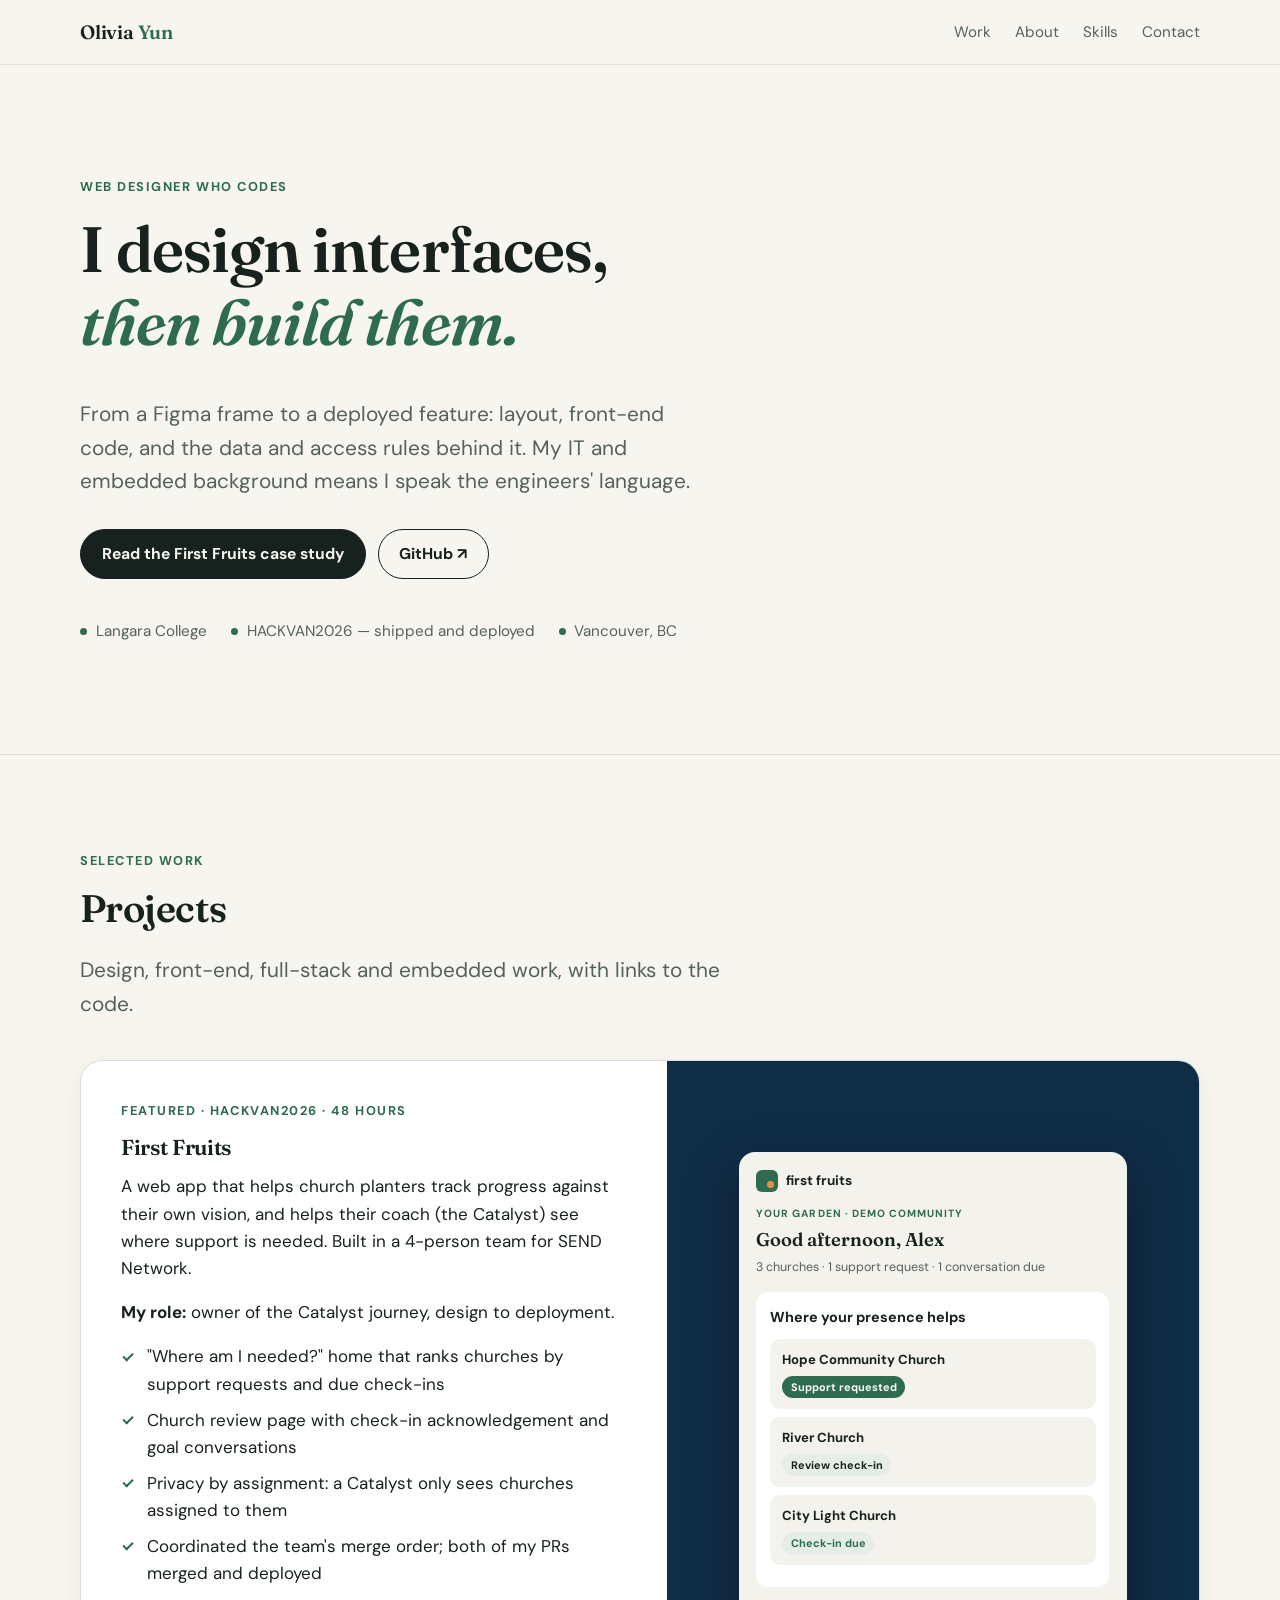
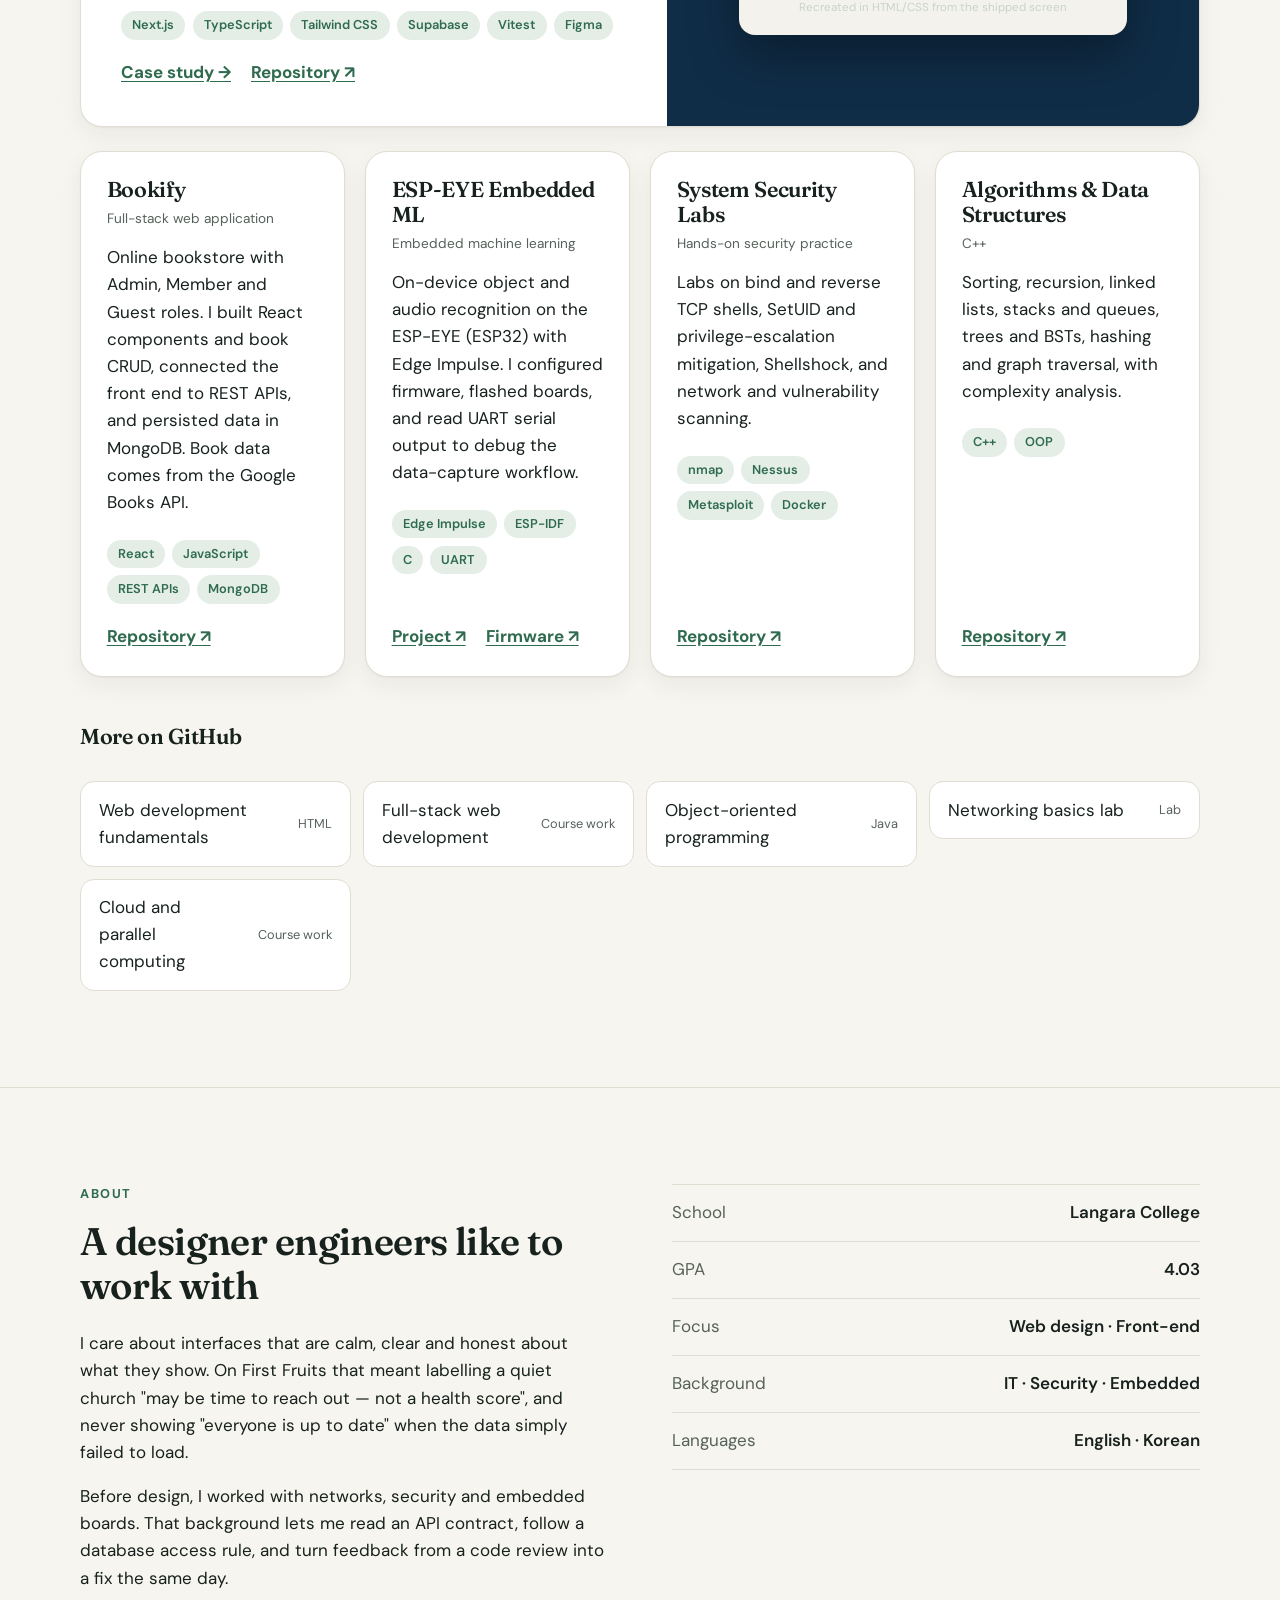
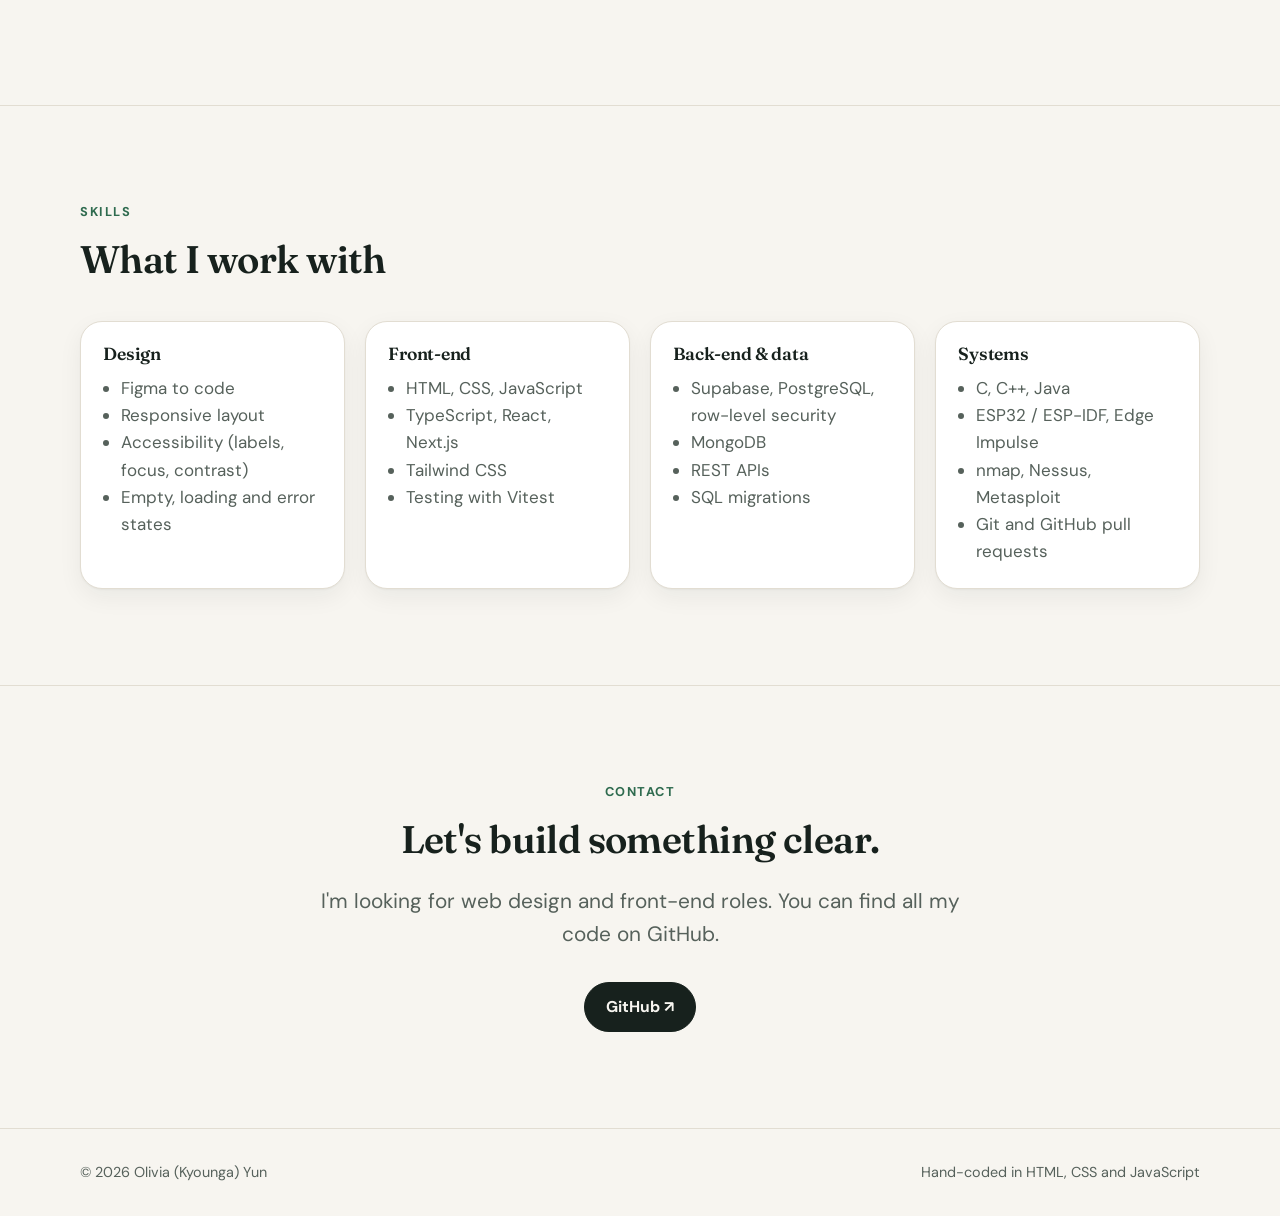
<file: index.html>
<!doctype html>
<html lang="en" class="no-js">
  <head>
    <meta charset="utf-8" />
    <meta name="viewport" content="width=device-width, initial-scale=1" />
    <title>Olivia Yun — Web designer who codes</title>
    <meta
      name="description"
      content="Olivia (Kyounga) Yun is a web designer who builds what she designs: interfaces, front-end code and the data behind them."
    />
    <meta property="og:title" content="Olivia Yun — Web designer who codes" />
    <meta
      property="og:description"
      content="Portfolio: First Fruits (HACKVAN2026), Bookify, ESP-EYE embedded ML, system security labs."
    />
    <link rel="preconnect" href="https://fonts.googleapis.com" />
    <link rel="preconnect" href="https://fonts.gstatic.com" crossorigin />
    <link
      href="https://fonts.googleapis.com/css2?family=DM+Sans:wght@400;500;700&family=Fraunces:ital,opsz,wght@0,9..144,600;1,9..144,600&display=swap"
      rel="stylesheet"
    />
    <link rel="stylesheet" href="assets/styles.css" />
    <script src="assets/main.js" defer></script>
  </head>
  <body>
    <a class="skip-link" href="#main">Skip to content</a>

    <header class="site-header">
      <div class="wrap">
        <a class="brand" href="index.html">Olivia <span>Yun</span></a>
        <button class="nav-toggle" type="button" aria-expanded="false" aria-controls="site-nav">Menu</button>
        <nav class="site-nav" id="site-nav" aria-label="Main">
          <ul>
            <li><a href="#work">Work</a></li>
            <li><a href="#about">About</a></li>
            <li><a href="#skills">Skills</a></li>
            <li><a href="#contact">Contact</a></li>
          </ul>
        </nav>
      </div>
    </header>

    <main id="main">
      <!-- Hero -->
      <section class="hero">
        <div class="wrap">
          <p class="eyebrow">Web designer who codes</p>
          <h1>I design interfaces, <em>then build them.</em></h1>
          <p class="lead">
            From a Figma frame to a deployed feature: layout, front-end code, and the data and access rules behind it.
            My IT and embedded background means I speak the engineers' language.
          </p>
          <div class="actions">
            <a class="btn btn-primary" href="first-fruits.html">Read the First Fruits case study</a>
            <a class="btn btn-ghost" href="https://github.com/y23angel" target="_blank" rel="noopener">GitHub ↗</a>
          </div>
          <ul class="hero-meta">
            <li>Langara College</li>
            <li>HACKVAN2026 — shipped and deployed</li>
            <li>Vancouver, BC</li>
          </ul>
        </div>
      </section>

      <hr class="divider" />

      <!-- Work -->
      <section id="work">
        <div class="wrap">
          <div class="section-head">
            <p class="eyebrow">Selected work</p>
            <h2>Projects</h2>
            <p class="lead">Design, front-end, full-stack and embedded work, with links to the code.</p>
          </div>

          <!-- Featured: First Fruits -->
          <article class="card featured reveal" aria-labelledby="ff-title">
            <div class="featured-body">
              <p class="eyebrow">Featured · HACKVAN2026 · 48 hours</p>
              <h3 id="ff-title">First Fruits</h3>
              <p>
                A web app that helps church planters track progress against their own vision, and helps their coach
                (the Catalyst) see where support is needed. Built in a 4-person team for SEND Network.
              </p>
              <p><strong>My role:</strong> owner of the Catalyst journey, design to deployment.</p>
              <ul class="check-list">
                <li>"Where am I needed?" home that ranks churches by support requests and due check-ins</li>
                <li>Church review page with check-in acknowledgement and goal conversations</li>
                <li>Privacy by assignment: a Catalyst only sees churches assigned to them</li>
                <li>Coordinated the team's merge order; both of my PRs merged and deployed</li>
              </ul>
              <ul class="tag-row" aria-label="Technologies">
                <li class="tag">Next.js</li>
                <li class="tag">TypeScript</li>
                <li class="tag">Tailwind CSS</li>
                <li class="tag">Supabase</li>
                <li class="tag">Vitest</li>
                <li class="tag">Figma</li>
              </ul>
              <div class="link-row">
                <a href="first-fruits.html">Case study →</a>
                <a href="https://github.com/FaithTechGlobalLabs/PlanterFlow-Team-1" target="_blank" rel="noopener">Repository ↗</a>
              </div>
            </div>
            <div class="featured-visual">
              <figure class="mock" aria-label="Recreation of the Catalyst garden screen">
                <div class="mock-top"><span class="mock-dot" aria-hidden="true"></span><strong>first fruits</strong></div>
                <div class="mock-eyebrow">Your garden · Demo community</div>
                <div class="mock-title">Good afternoon, Alex</div>
                <div class="mock-sub">3 churches · 1 support request · 1 conversation due</div>
                <div class="mock-panel">
                  <h4>Where your presence helps</h4>
                  <div class="mock-row"><b>Hope Community Church</b><span class="mock-badge support">Support requested</span></div>
                  <div class="mock-row"><b>River Church</b><span class="mock-badge review">Review check-in</span></div>
                  <div class="mock-row"><b>City Light Church</b><span class="mock-badge due">Check-in due</span></div>
                </div>
                <figcaption class="mock-caption">Recreated in HTML/CSS from the shipped screen</figcaption>
              </figure>
            </div>
          </article>

          <!-- Other projects -->
          <div class="grid">
            <article class="card project reveal">
              <h3>Bookify</h3>
              <p class="kind">Full-stack web application</p>
              <p>
                Online bookstore with Admin, Member and Guest roles. I built React components and book CRUD, connected
                the front end to REST APIs, and persisted data in MongoDB. Book data comes from the Google Books API.
              </p>
              <ul class="tag-row" aria-label="Technologies">
                <li class="tag">React</li>
                <li class="tag">JavaScript</li>
                <li class="tag">REST APIs</li>
                <li class="tag">MongoDB</li>
              </ul>
              <div class="link-row">
                <a href="https://github.com/y23angel/Bookify" target="_blank" rel="noopener">Repository ↗</a>
              </div>
            </article>

            <article class="card project reveal">
              <h3>ESP-EYE Embedded ML</h3>
              <p class="kind">Embedded machine learning</p>
              <p>
                On-device object and audio recognition on the ESP-EYE (ESP32) with Edge Impulse. I configured firmware,
                flashed boards, and read UART serial output to debug the data-capture workflow.
              </p>
              <ul class="tag-row" aria-label="Technologies">
                <li class="tag">Edge Impulse</li>
                <li class="tag">ESP-IDF</li>
                <li class="tag">C</li>
                <li class="tag">UART</li>
              </ul>
              <div class="link-row">
                <a href="https://github.com/y23angel/esp-eye-edge-impulse-ml" target="_blank" rel="noopener">Project ↗</a>
                <a href="https://github.com/y23angel/esp-eye-firmware" target="_blank" rel="noopener">Firmware ↗</a>
              </div>
            </article>

            <article class="card project reveal">
              <h3>System Security Labs</h3>
              <p class="kind">Hands-on security practice</p>
              <p>
                Labs on bind and reverse TCP shells, SetUID and privilege-escalation mitigation, Shellshock, and network
                and vulnerability scanning.
              </p>
              <ul class="tag-row" aria-label="Technologies">
                <li class="tag">nmap</li>
                <li class="tag">Nessus</li>
                <li class="tag">Metasploit</li>
                <li class="tag">Docker</li>
              </ul>
              <div class="link-row">
                <a href="https://github.com/y23angel/System-security-labs" target="_blank" rel="noopener">Repository ↗</a>
              </div>
            </article>

            <article class="card project reveal">
              <h3>Algorithms &amp; Data Structures</h3>
              <p class="kind">C++</p>
              <p>
                Sorting, recursion, linked lists, stacks and queues, trees and BSTs, hashing and graph traversal, with
                complexity analysis.
              </p>
              <ul class="tag-row" aria-label="Technologies">
                <li class="tag">C++</li>
                <li class="tag">OOP</li>
              </ul>
              <div class="link-row">
                <a href="https://github.com/y23angel/Algorithms-and-Data-Structures-with-C-" target="_blank" rel="noopener">Repository ↗</a>
              </div>
            </article>
          </div>

          <h3 style="margin-top: 3rem">More on GitHub</h3>
          <ul class="repo-list">
            <li><a href="https://github.com/y23angel/web-development-fundamentals" target="_blank" rel="noopener">Web development fundamentals <small>HTML</small></a></li>
            <li><a href="https://github.com/y23angel/full-stack-web-development" target="_blank" rel="noopener">Full-stack web development <small>Course work</small></a></li>
            <li><a href="https://github.com/y23angel/object-oriented-programming-java" target="_blank" rel="noopener">Object-oriented programming <small>Java</small></a></li>
            <li><a href="https://github.com/y23angel/networking-basics-lab" target="_blank" rel="noopener">Networking basics lab <small>Lab</small></a></li>
            <li><a href="https://github.com/y23angel/cloud-and-parallel-computing" target="_blank" rel="noopener">Cloud and parallel computing <small>Course work</small></a></li>
          </ul>
        </div>
      </section>

      <hr class="divider" />

      <!-- About -->
      <section id="about">
        <div class="wrap two-col">
          <div>
            <p class="eyebrow">About</p>
            <h2>A designer engineers like to work with</h2>
            <p>
              I care about interfaces that are calm, clear and honest about what they show. On First Fruits that meant
              labelling a quiet church "may be time to reach out — not a health score", and never showing "everyone is
              up to date" when the data simply failed to load.
            </p>
            <p>
              Before design, I worked with networks, security and embedded boards. That background lets me read an API
              contract, follow a database access rule, and turn feedback from a code review into a fix the same day.
            </p>
          </div>
          <!-- TODO(Olivia): confirm these facts before publishing -->
          <ul class="fact-list" aria-label="Quick facts">
            <li><span>School</span><span>Langara College</span></li>
            <li><span>GPA</span><span>4.03</span></li>
            <li><span>Focus</span><span>Web design · Front-end</span></li>
            <li><span>Background</span><span>IT · Security · Embedded</span></li>
            <li><span>Languages</span><span>English · Korean</span></li>
          </ul>
        </div>
      </section>

      <hr class="divider" />

      <!-- Skills -->
      <section id="skills">
        <div class="wrap">
          <div class="section-head">
            <p class="eyebrow">Skills</p>
            <h2>What I work with</h2>
          </div>
          <div class="skills">
            <div class="card skill-group reveal">
              <h3>Design</h3>
              <ul>
                <li>Figma to code</li>
                <li>Responsive layout</li>
                <li>Accessibility (labels, focus, contrast)</li>
                <li>Empty, loading and error states</li>
              </ul>
            </div>
            <div class="card skill-group reveal">
              <h3>Front-end</h3>
              <ul>
                <li>HTML, CSS, JavaScript</li>
                <li>TypeScript, React, Next.js</li>
                <li>Tailwind CSS</li>
                <li>Testing with Vitest</li>
              </ul>
            </div>
            <div class="card skill-group reveal">
              <h3>Back-end &amp; data</h3>
              <ul>
                <li>Supabase, PostgreSQL, row-level security</li>
                <li>MongoDB</li>
                <li>REST APIs</li>
                <li>SQL migrations</li>
              </ul>
            </div>
            <div class="card skill-group reveal">
              <h3>Systems</h3>
              <ul>
                <li>C, C++, Java</li>
                <li>ESP32 / ESP-IDF, Edge Impulse</li>
                <li>nmap, Nessus, Metasploit</li>
                <li>Git and GitHub pull requests</li>
              </ul>
            </div>
          </div>
        </div>
      </section>

      <hr class="divider" />

      <!-- Contact -->
      <section id="contact" class="contact">
        <div class="wrap">
          <p class="eyebrow">Contact</p>
          <h2>Let's build something clear.</h2>
          <p class="lead">I'm looking for web design and front-end roles. You can find all my code on GitHub.</p>
          <div class="actions">
            <a class="btn btn-primary" href="https://github.com/y23angel" target="_blank" rel="noopener">GitHub ↗</a>
            <!-- TODO(Olivia): add an "Email me" (mailto:) and a LinkedIn button here -->
          </div>
        </div>
      </section>
    </main>

    <footer class="site-footer">
      <div class="wrap">
        <span>© <span data-year>2026</span> Olivia (Kyounga) Yun</span>
        <span>Hand-coded in HTML, CSS and JavaScript</span>
      </div>
    </footer>
  </body>
</html>
</file>
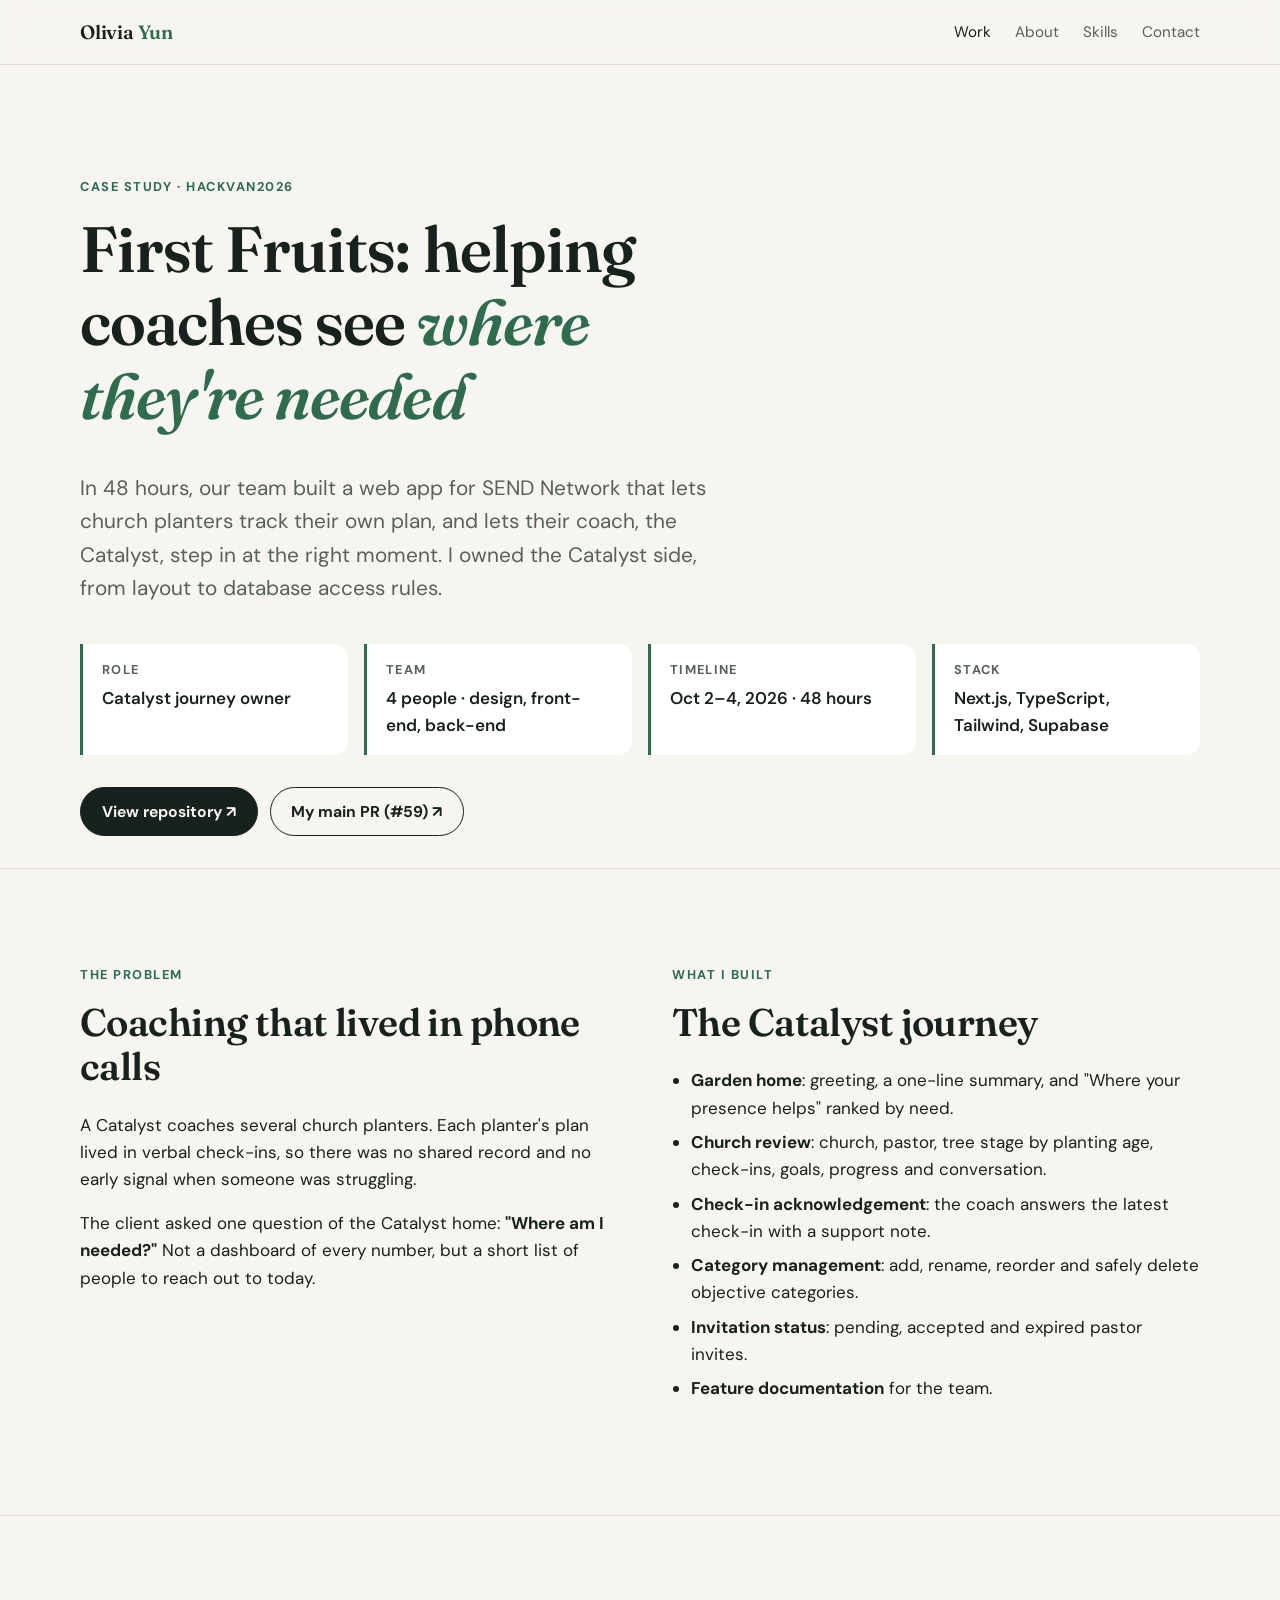
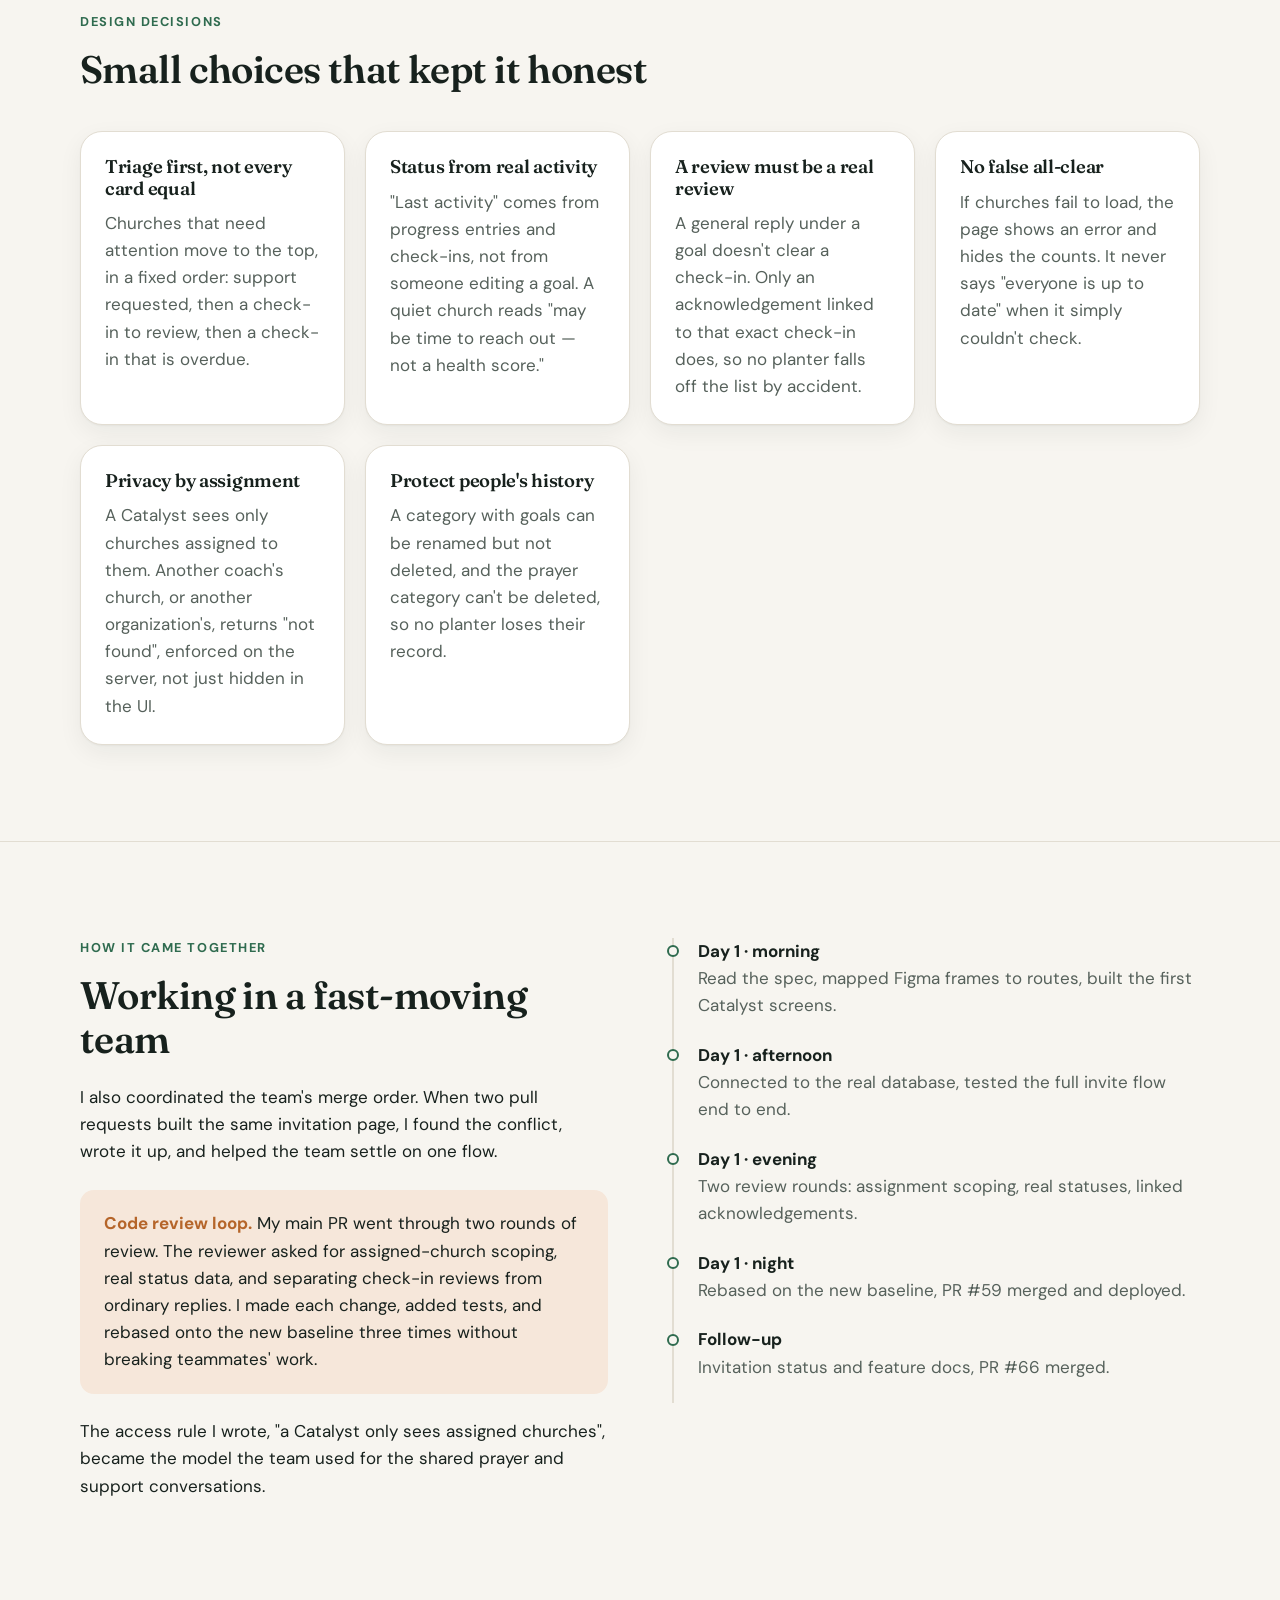
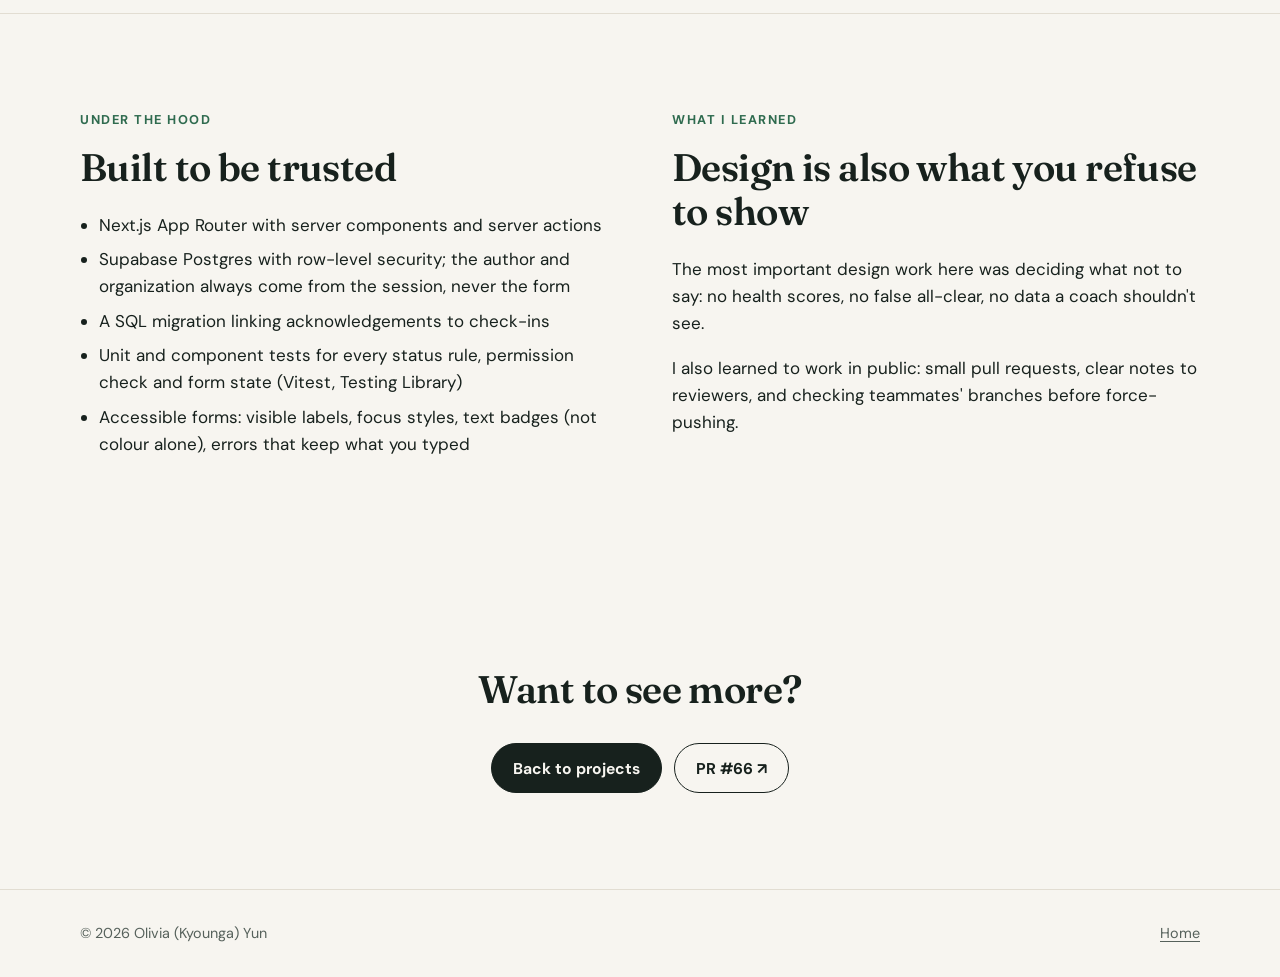
<file: first-fruits.html>
<!doctype html>
<html lang="en" class="no-js">
  <head>
    <meta charset="utf-8" />
    <meta name="viewport" content="width=device-width, initial-scale=1" />
    <title>First Fruits case study — Olivia Yun</title>
    <meta
      name="description"
      content="How I designed and built the Catalyst experience for First Fruits at HACKVAN2026: triage-first home, privacy by assignment, and check-in review."
    />
    <link rel="preconnect" href="https://fonts.googleapis.com" />
    <link rel="preconnect" href="https://fonts.gstatic.com" crossorigin />
    <link
      href="https://fonts.googleapis.com/css2?family=DM+Sans:wght@400;500;700&family=Fraunces:ital,opsz,wght@0,9..144,600;1,9..144,600&display=swap"
      rel="stylesheet"
    />
    <link rel="stylesheet" href="assets/styles.css" />
    <script src="assets/main.js" defer></script>
  </head>
  <body>
    <a class="skip-link" href="#main">Skip to content</a>

    <header class="site-header">
      <div class="wrap">
        <a class="brand" href="index.html">Olivia <span>Yun</span></a>
        <button class="nav-toggle" type="button" aria-expanded="false" aria-controls="site-nav">Menu</button>
        <nav class="site-nav" id="site-nav" aria-label="Main">
          <ul>
            <li><a href="index.html#work" aria-current="page">Work</a></li>
            <li><a href="index.html#about">About</a></li>
            <li><a href="index.html#skills">Skills</a></li>
            <li><a href="index.html#contact">Contact</a></li>
          </ul>
        </nav>
      </div>
    </header>

    <main id="main">
      <section class="hero case-hero">
        <div class="wrap">
          <p class="eyebrow">Case study · HACKVAN2026</p>
          <h1>First Fruits: helping coaches see <em>where they're needed</em></h1>
          <p class="lead">
            In 48 hours, our team built a web app for SEND Network that lets church planters track their own plan, and
            lets their coach, the Catalyst, step in at the right moment. I owned the Catalyst side, from layout to
            database access rules.
          </p>
          <dl class="meta-grid">
            <div><dt>Role</dt><dd>Catalyst journey owner</dd></div>
            <div><dt>Team</dt><dd>4 people · design, front-end, back-end</dd></div>
            <div><dt>Timeline</dt><dd>Oct 2–4, 2026 · 48 hours</dd></div>
            <div><dt>Stack</dt><dd>Next.js, TypeScript, Tailwind, Supabase</dd></div>
          </dl>
          <div class="actions">
            <a class="btn btn-primary" href="https://github.com/FaithTechGlobalLabs/PlanterFlow-Team-1" target="_blank" rel="noopener">View repository ↗</a>
            <a class="btn btn-ghost" href="https://github.com/FaithTechGlobalLabs/PlanterFlow-Team-1/pull/59" target="_blank" rel="noopener">My main PR (#59) ↗</a>
          </div>
        </div>
      </section>

      <hr class="divider" />

      <section>
        <div class="wrap two-col">
          <div class="prose">
            <p class="eyebrow">The problem</p>
            <h2>Coaching that lived in phone calls</h2>
            <p>
              A Catalyst coaches several church planters. Each planter's plan lived in verbal check-ins, so there was no
              shared record and no early signal when someone was struggling.
            </p>
            <p>
              The client asked one question of the Catalyst home: <strong>"Where am I needed?"</strong> Not a
              dashboard of every number, but a short list of people to reach out to today.
            </p>
          </div>
          <div class="prose">
            <p class="eyebrow">What I built</p>
            <h2>The Catalyst journey</h2>
            <ul>
              <li><strong>Garden home</strong>: greeting, a one-line summary, and "Where your presence helps" ranked by need.</li>
              <li><strong>Church review</strong>: church, pastor, tree stage by planting age, check-ins, goals, progress and conversation.</li>
              <li><strong>Check-in acknowledgement</strong>: the coach answers the latest check-in with a support note.</li>
              <li><strong>Category management</strong>: add, rename, reorder and safely delete objective categories.</li>
              <li><strong>Invitation status</strong>: pending, accepted and expired pastor invites.</li>
              <li><strong>Feature documentation</strong> for the team.</li>
            </ul>
          </div>
        </div>
      </section>

      <hr class="divider" />

      <section>
        <div class="wrap">
          <div class="section-head">
            <p class="eyebrow">Design decisions</p>
            <h2>Small choices that kept it honest</h2>
          </div>
          <div class="grid">
            <article class="card decision reveal">
              <h3>Triage first, not every card equal</h3>
              <p>
                Churches that need attention move to the top, in a fixed order: support requested, then a check-in to
                review, then a check-in that is overdue.
              </p>
            </article>
            <article class="card decision reveal">
              <h3>Status from real activity</h3>
              <p>
                "Last activity" comes from progress entries and check-ins, not from someone editing a goal. A quiet
                church reads "may be time to reach out — not a health score."
              </p>
            </article>
            <article class="card decision reveal">
              <h3>A review must be a real review</h3>
              <p>
                A general reply under a goal doesn't clear a check-in. Only an acknowledgement linked to that exact
                check-in does, so no planter falls off the list by accident.
              </p>
            </article>
            <article class="card decision reveal">
              <h3>No false all-clear</h3>
              <p>
                If churches fail to load, the page shows an error and hides the counts. It never says "everyone is up
                to date" when it simply couldn't check.
              </p>
            </article>
            <article class="card decision reveal">
              <h3>Privacy by assignment</h3>
              <p>
                A Catalyst sees only churches assigned to them. Another coach's church, or another organization's,
                returns "not found", enforced on the server, not just hidden in the UI.
              </p>
            </article>
            <article class="card decision reveal">
              <h3>Protect people's history</h3>
              <p>
                A category with goals can be renamed but not deleted, and the prayer category can't be deleted, so no
                planter loses their record.
              </p>
            </article>
          </div>
        </div>
      </section>

      <hr class="divider" />

      <section>
        <div class="wrap two-col">
          <div class="prose">
            <p class="eyebrow">How it came together</p>
            <h2>Working in a fast-moving team</h2>
            <p>
              I also coordinated the team's merge order. When two pull requests built the same invitation page, I
              found the conflict, wrote it up, and helped the team settle on one flow.
            </p>
            <div class="callout">
              <strong>Code review loop.</strong> My main PR went through two rounds of review. The reviewer asked for
              assigned-church scoping, real status data, and separating check-in reviews from ordinary replies. I made
              each change, added tests, and rebased onto the new baseline three times without breaking teammates' work.
            </div>
            <p>
              The access rule I wrote, "a Catalyst only sees assigned churches", became the model the team used for the
              shared prayer and support conversations.
            </p>
          </div>
          <div>
            <ol class="timeline" aria-label="Timeline">
              <li><strong>Day 1 · morning</strong><span>Read the spec, mapped Figma frames to routes, built the first Catalyst screens.</span></li>
              <li><strong>Day 1 · afternoon</strong><span>Connected to the real database, tested the full invite flow end to end.</span></li>
              <li><strong>Day 1 · evening</strong><span>Two review rounds: assignment scoping, real statuses, linked acknowledgements.</span></li>
              <li><strong>Day 1 · night</strong><span>Rebased on the new baseline, PR #59 merged and deployed.</span></li>
              <li><strong>Follow-up</strong><span>Invitation status and feature docs, PR #66 merged.</span></li>
            </ol>
          </div>
        </div>
      </section>

      <hr class="divider" />

      <section>
        <div class="wrap two-col">
          <div class="prose">
            <p class="eyebrow">Under the hood</p>
            <h2>Built to be trusted</h2>
            <ul>
              <li>Next.js App Router with server components and server actions</li>
              <li>Supabase Postgres with row-level security; the author and organization always come from the session, never the form</li>
              <li>A SQL migration linking acknowledgements to check-ins</li>
              <li>Unit and component tests for every status rule, permission check and form state (Vitest, Testing Library)</li>
              <li>Accessible forms: visible labels, focus styles, text badges (not colour alone), errors that keep what you typed</li>
            </ul>
          </div>
          <div class="prose">
            <p class="eyebrow">What I learned</p>
            <h2>Design is also what you refuse to show</h2>
            <p>
              The most important design work here was deciding what not to say: no health scores, no false all-clear,
              no data a coach shouldn't see.
            </p>
            <p>
              I also learned to work in public: small pull requests, clear notes to reviewers, and checking teammates'
              branches before force-pushing.
            </p>
          </div>
        </div>
      </section>

      <section class="contact">
        <div class="wrap">
          <h2>Want to see more?</h2>
          <div class="actions">
            <a class="btn btn-primary" href="index.html#work">Back to projects</a>
            <a class="btn btn-ghost" href="https://github.com/FaithTechGlobalLabs/PlanterFlow-Team-1/pull/66" target="_blank" rel="noopener">PR #66 ↗</a>
          </div>
        </div>
      </section>
    </main>

    <footer class="site-footer">
      <div class="wrap">
        <span>© <span data-year>2026</span> Olivia (Kyounga) Yun</span>
        <span><a href="index.html">Home</a></span>
      </div>
    </footer>
  </body>
</html>
</file>
<file: assets/styles.css>
/* Olivia Yun — portfolio
   Design tokens first; everything else reads from them. */

:root {
  --paper: #f7f5f0;
  --surface: #ffffff;
  --ink: #17211d;
  --muted: #56615b;
  --line: #e2ddd2;
  --green: #2f6b4f;
  --green-soft: #e4eee7;
  --fruit: #b5652a;
  --fruit-soft: #f6e7da;
  --navy: #102d47;
  --focus: #2563eb;

  --font-display: "Fraunces", Georgia, "Times New Roman", serif;
  --font-body: "DM Sans", system-ui, -apple-system, "Segoe UI", Roboto, sans-serif;

  --radius: 14px;
  --radius-lg: 22px;
  --space: clamp(1rem, 2.5vw, 1.5rem);
  --max: 1120px;
  --shadow: 0 1px 2px rgb(23 33 29 / 0.04), 0 8px 24px rgb(23 33 29 / 0.06);

  color-scheme: light;
}

@media (prefers-color-scheme: dark) {
  :root {
    --paper: #111613;
    --surface: #1a201d;
    --ink: #ecefe9;
    --muted: #a5afa9;
    --line: #2c3530;
    --green: #8cc7a6;
    --green-soft: #1f3128;
    --fruit: #e6a36b;
    --fruit-soft: #3a2a1d;
    --navy: #0b1d2e;
    --focus: #93b4ff;
    --shadow: 0 1px 2px rgb(0 0 0 / 0.3), 0 8px 24px rgb(0 0 0 / 0.25);
    color-scheme: dark;
  }
}

*,
*::before,
*::after {
  box-sizing: border-box;
}

html {
  scroll-behavior: smooth;
}

@media (prefers-reduced-motion: reduce) {
  html {
    scroll-behavior: auto;
  }
  *,
  *::before,
  *::after {
    animation: none !important;
    transition: none !important;
  }
}

body {
  margin: 0;
  background: var(--paper);
  color: var(--ink);
  font-family: var(--font-body);
  font-size: 1.0625rem;
  line-height: 1.6;
  -webkit-font-smoothing: antialiased;
}

img {
  max-width: 100%;
  display: block;
}

a {
  color: inherit;
  text-underline-offset: 0.2em;
}

:focus-visible {
  outline: 3px solid var(--focus);
  outline-offset: 3px;
  border-radius: 6px;
}

.wrap {
  width: min(var(--max), 100% - 2 * var(--space));
  margin-inline: auto;
}

.skip-link {
  position: absolute;
  left: 1rem;
  top: -3rem;
  background: var(--ink);
  color: var(--paper);
  padding: 0.6rem 1rem;
  border-radius: 8px;
  z-index: 10;
}
.skip-link:focus {
  top: 1rem;
}

/* ---------- Header ---------- */

.site-header {
  position: sticky;
  top: 0;
  z-index: 5;
  background: color-mix(in srgb, var(--paper) 88%, transparent);
  backdrop-filter: blur(10px);
  border-bottom: 1px solid var(--line);
}

.site-header .wrap {
  display: flex;
  align-items: center;
  justify-content: space-between;
  gap: 1rem;
  min-height: 64px;
}

.brand {
  font-family: var(--font-display);
  font-weight: 600;
  font-size: 1.2rem;
  text-decoration: none;
  letter-spacing: -0.01em;
}
.brand span {
  color: var(--green);
}

.nav-toggle {
  display: none;
  background: none;
  border: 1px solid var(--line);
  color: var(--ink);
  border-radius: 10px;
  padding: 0.45rem 0.8rem;
  font: inherit;
  font-size: 0.95rem;
  cursor: pointer;
}

.site-nav ul {
  display: flex;
  gap: 1.5rem;
  list-style: none;
  margin: 0;
  padding: 0;
}

.site-nav a {
  text-decoration: none;
  font-size: 0.95rem;
  color: var(--muted);
}
.site-nav a:hover,
.site-nav a[aria-current="page"] {
  color: var(--ink);
}

@media (max-width: 720px) {
  .nav-toggle {
    display: inline-block;
  }
  .site-nav {
    position: absolute;
    inset: 64px 0 auto 0;
    background: var(--paper);
    border-bottom: 1px solid var(--line);
    display: none;
  }
  .site-nav.is-open {
    display: block;
  }
  .site-nav ul {
    flex-direction: column;
    gap: 0;
    padding: 0.5rem var(--space) 1rem;
  }
  .site-nav a {
    display: block;
    padding: 0.7rem 0;
    font-size: 1.05rem;
  }
}

/* ---------- Type ---------- */

h1,
h2,
h3 {
  font-family: var(--font-display);
  font-weight: 600;
  line-height: 1.15;
  letter-spacing: -0.015em;
  margin: 0 0 0.6em;
}

h1 {
  font-size: clamp(2.3rem, 6vw, 4rem);
}
h2 {
  font-size: clamp(1.7rem, 3.5vw, 2.4rem);
}
h3 {
  font-size: 1.35rem;
}

p {
  margin: 0 0 1em;
}

.eyebrow {
  font-family: var(--font-body);
  font-size: 0.8rem;
  font-weight: 700;
  letter-spacing: 0.12em;
  text-transform: uppercase;
  color: var(--green);
  margin-bottom: 0.9rem;
}

.lead {
  font-size: clamp(1.1rem, 2vw, 1.3rem);
  color: var(--muted);
  max-width: 40rem;
}

/* ---------- Sections ---------- */

section {
  padding-block: clamp(3.5rem, 8vw, 6rem);
}

.section-head {
  max-width: 44rem;
  margin-bottom: 2.5rem;
}

.divider {
  border: 0;
  border-top: 1px solid var(--line);
  margin: 0;
}

/* ---------- Hero ---------- */

.hero {
  padding-top: clamp(4rem, 10vw, 7rem);
}

.hero h1 {
  max-width: 15ch;
}

.hero h1 em {
  font-style: italic;
  color: var(--green);
}

.actions {
  display: flex;
  flex-wrap: wrap;
  gap: 0.75rem;
  margin-top: 2rem;
}

.btn {
  display: inline-flex;
  align-items: center;
  gap: 0.5rem;
  min-height: 48px;
  padding: 0.7rem 1.3rem;
  border-radius: 999px;
  font-weight: 700;
  font-size: 0.98rem;
  text-decoration: none;
  border: 1.5px solid var(--ink);
  transition: transform 0.15s ease, background 0.15s ease;
}
.btn:hover {
  transform: translateY(-1px);
}
.btn-primary {
  background: var(--ink);
  color: var(--paper);
}
.btn-ghost {
  background: transparent;
  color: var(--ink);
}

.hero-meta {
  display: flex;
  flex-wrap: wrap;
  gap: 0.5rem 1.5rem;
  margin-top: 2.5rem;
  color: var(--muted);
  font-size: 0.95rem;
  list-style: none;
  padding: 0;
}
.hero-meta li::before {
  content: "";
  display: inline-block;
  width: 7px;
  height: 7px;
  margin-right: 0.55rem;
  border-radius: 50%;
  background: var(--green);
  vertical-align: middle;
}

/* ---------- Cards ---------- */

.card {
  background: var(--surface);
  border: 1px solid var(--line);
  border-radius: var(--radius-lg);
  box-shadow: var(--shadow);
}

.featured {
  display: grid;
  grid-template-columns: 1.1fr 1fr;
  overflow: hidden;
}
@media (max-width: 880px) {
  .featured {
    grid-template-columns: 1fr;
  }
}

.featured-body {
  padding: clamp(1.5rem, 4vw, 2.5rem);
}

.featured-visual {
  background: var(--navy);
  padding: clamp(1.25rem, 3vw, 2rem);
  display: flex;
  align-items: center;
  justify-content: center;
}

.tag-row {
  display: flex;
  flex-wrap: wrap;
  gap: 0.45rem;
  list-style: none;
  padding: 0;
  margin: 1.2rem 0;
}
.tag {
  font-size: 0.8rem;
  font-weight: 600;
  padding: 0.25rem 0.7rem;
  border-radius: 999px;
  background: var(--green-soft);
  color: var(--green);
}

.check-list {
  list-style: none;
  padding: 0;
  margin: 0 0 1.5rem;
}
.check-list li {
  position: relative;
  padding-left: 1.6rem;
  margin-bottom: 0.55rem;
}
.check-list li::before {
  content: "";
  position: absolute;
  left: 0.15rem;
  top: 0.55em;
  width: 0.6rem;
  height: 0.35rem;
  border-left: 2px solid var(--green);
  border-bottom: 2px solid var(--green);
  transform: rotate(-45deg);
}

.link-row {
  display: flex;
  flex-wrap: wrap;
  gap: 0.5rem 1.25rem;
  font-weight: 700;
}
.link-row a {
  color: var(--green);
}

.grid {
  display: grid;
  grid-template-columns: repeat(auto-fit, minmax(260px, 1fr));
  gap: 1.25rem;
  margin-top: 1.5rem;
}

.project {
  padding: 1.6rem;
  display: flex;
  flex-direction: column;
}
.project h3 {
  margin-bottom: 0.35rem;
}
.project .kind {
  font-size: 0.85rem;
  color: var(--muted);
  margin-bottom: 0.9rem;
}
.project .tag-row {
  margin: 0.4rem 0 1.2rem;
}
.project .link-row {
  margin-top: auto;
}

.repo-list {
  list-style: none;
  padding: 0;
  margin: 2rem 0 0;
  display: grid;
  grid-template-columns: repeat(auto-fit, minmax(240px, 1fr));
  gap: 0.75rem;
}
.repo-list a {
  display: flex;
  justify-content: space-between;
  align-items: center;
  gap: 1rem;
  padding: 0.9rem 1.1rem;
  border: 1px solid var(--line);
  border-radius: var(--radius);
  text-decoration: none;
  background: var(--surface);
}
.repo-list a:hover {
  border-color: var(--green);
}
.repo-list small {
  color: var(--muted);
  font-size: 0.8rem;
  white-space: nowrap;
}

/* ---------- About / skills ---------- */

.two-col {
  display: grid;
  grid-template-columns: 1fr 1fr;
  gap: clamp(1.5rem, 5vw, 4rem);
  align-items: start;
}
@media (max-width: 820px) {
  .two-col {
    grid-template-columns: 1fr;
  }
}

.fact-list {
  list-style: none;
  padding: 0;
  margin: 0;
  border-top: 1px solid var(--line);
}
.fact-list li {
  display: flex;
  justify-content: space-between;
  gap: 1rem;
  padding: 0.9rem 0;
  border-bottom: 1px solid var(--line);
}
.fact-list span:first-child {
  color: var(--muted);
}
.fact-list span:last-child {
  text-align: right;
  font-weight: 600;
}

.skills {
  display: grid;
  grid-template-columns: repeat(auto-fit, minmax(220px, 1fr));
  gap: 1.25rem;
}
.skill-group {
  padding: 1.4rem;
}
.skill-group h3 {
  font-size: 1.1rem;
}
.skill-group ul {
  margin: 0;
  padding-left: 1.1rem;
  color: var(--muted);
}

/* ---------- Contact / footer ---------- */

.contact {
  text-align: center;
}
.contact .lead {
  margin-inline: auto;
}
.contact .actions {
  justify-content: center;
}

.site-footer {
  border-top: 1px solid var(--line);
  padding-block: 2rem;
  color: var(--muted);
  font-size: 0.9rem;
}
.site-footer .wrap {
  display: flex;
  flex-wrap: wrap;
  justify-content: space-between;
  gap: 1rem;
}

/* ---------- Case study ---------- */

.case-hero {
  padding-bottom: 2rem;
}

.meta-grid {
  display: grid;
  grid-template-columns: repeat(auto-fit, minmax(180px, 1fr));
  gap: 1rem;
  margin-top: 2.5rem;
}
.meta-grid div {
  padding: 1rem 1.2rem;
  border-left: 3px solid var(--green);
  background: var(--surface);
  border-radius: 0 var(--radius) var(--radius) 0;
}
.meta-grid dt {
  font-size: 0.8rem;
  text-transform: uppercase;
  letter-spacing: 0.1em;
  color: var(--muted);
  font-weight: 700;
}
.meta-grid dd {
  margin: 0.25rem 0 0;
  font-weight: 600;
}

.prose {
  max-width: 44rem;
}
.prose h2 {
  margin-top: 0;
}
.prose ul {
  padding-left: 1.2rem;
}
.prose li {
  margin-bottom: 0.45rem;
}

.callout {
  padding: 1.3rem 1.5rem;
  background: var(--fruit-soft);
  border-radius: var(--radius);
  margin: 1.5rem 0;
}
.callout strong {
  color: var(--fruit);
}

.decision {
  padding: 1.5rem;
}
.decision h3 {
  font-size: 1.15rem;
}
.decision p:last-child {
  margin-bottom: 0;
  color: var(--muted);
}

.timeline {
  list-style: none;
  padding: 0;
  margin: 0;
  border-left: 2px solid var(--line);
}
.timeline li {
  position: relative;
  padding: 0 0 1.4rem 1.5rem;
}
.timeline li::before {
  content: "";
  position: absolute;
  left: -7px;
  top: 0.45em;
  width: 12px;
  height: 12px;
  border-radius: 50%;
  background: var(--paper);
  border: 2px solid var(--green);
}
.timeline strong {
  display: block;
}
.timeline span {
  color: var(--muted);
}

/* ---------- Garden mock (recreated UI, not a screenshot) ---------- */

.mock {
  width: 100%;
  max-width: 420px;
  background: #f4f2ec;
  color: #17211d;
  border-radius: 16px;
  padding: 1.1rem;
  font-family: var(--font-body);
  font-size: 0.85rem;
  box-shadow: 0 20px 50px rgb(0 0 0 / 0.35);
}
.mock-top {
  display: flex;
  align-items: center;
  gap: 0.5rem;
  margin-bottom: 0.9rem;
}
.mock-dot {
  width: 22px;
  height: 22px;
  border-radius: 6px;
  background: #2f6b4f;
  position: relative;
}
.mock-dot::after {
  content: "";
  position: absolute;
  right: 4px;
  bottom: 4px;
  width: 7px;
  height: 7px;
  border-radius: 50%;
  background: #e2914a;
}
.mock-eyebrow {
  font-size: 0.65rem;
  font-weight: 700;
  letter-spacing: 0.1em;
  color: #2f6b4f;
  text-transform: uppercase;
}
.mock-title {
  font-family: var(--font-display);
  font-size: 1.15rem;
  font-weight: 600;
  margin: 0.15rem 0 0.2rem;
}
.mock-sub {
  color: #56615b;
  font-size: 0.78rem;
  margin-bottom: 0.9rem;
}
.mock-panel {
  background: #fff;
  border-radius: 12px;
  padding: 0.85rem;
}
.mock-panel h4 {
  margin: 0 0 0.6rem;
  font-size: 0.9rem;
}
.mock-row {
  background: #f4f2ec;
  border-radius: 10px;
  padding: 0.65rem 0.75rem;
  margin-bottom: 0.5rem;
}
.mock-row b {
  display: block;
  font-size: 0.82rem;
  margin-bottom: 0.35rem;
}
.mock-badge {
  display: inline-block;
  font-size: 0.68rem;
  font-weight: 700;
  padding: 0.15rem 0.55rem;
  border-radius: 999px;
}
.mock-badge.support {
  background: #2f6b4f;
  color: #fff;
}
.mock-badge.review {
  background: #e4eee7;
  color: #17211d;
}
.mock-badge.due {
  background: #e4eee7;
  color: #2f6b4f;
}
.mock-caption {
  margin-top: 0.75rem;
  font-size: 0.72rem;
  color: #c7d3cc;
  text-align: center;
}

/* ---------- Reveal ---------- */

.reveal {
  opacity: 0;
  transform: translateY(14px);
  transition: opacity 0.6s ease, transform 0.6s ease;
}
.reveal.is-visible {
  opacity: 1;
  transform: none;
}
.no-js .reveal {
  opacity: 1;
  transform: none;
}
</file>
